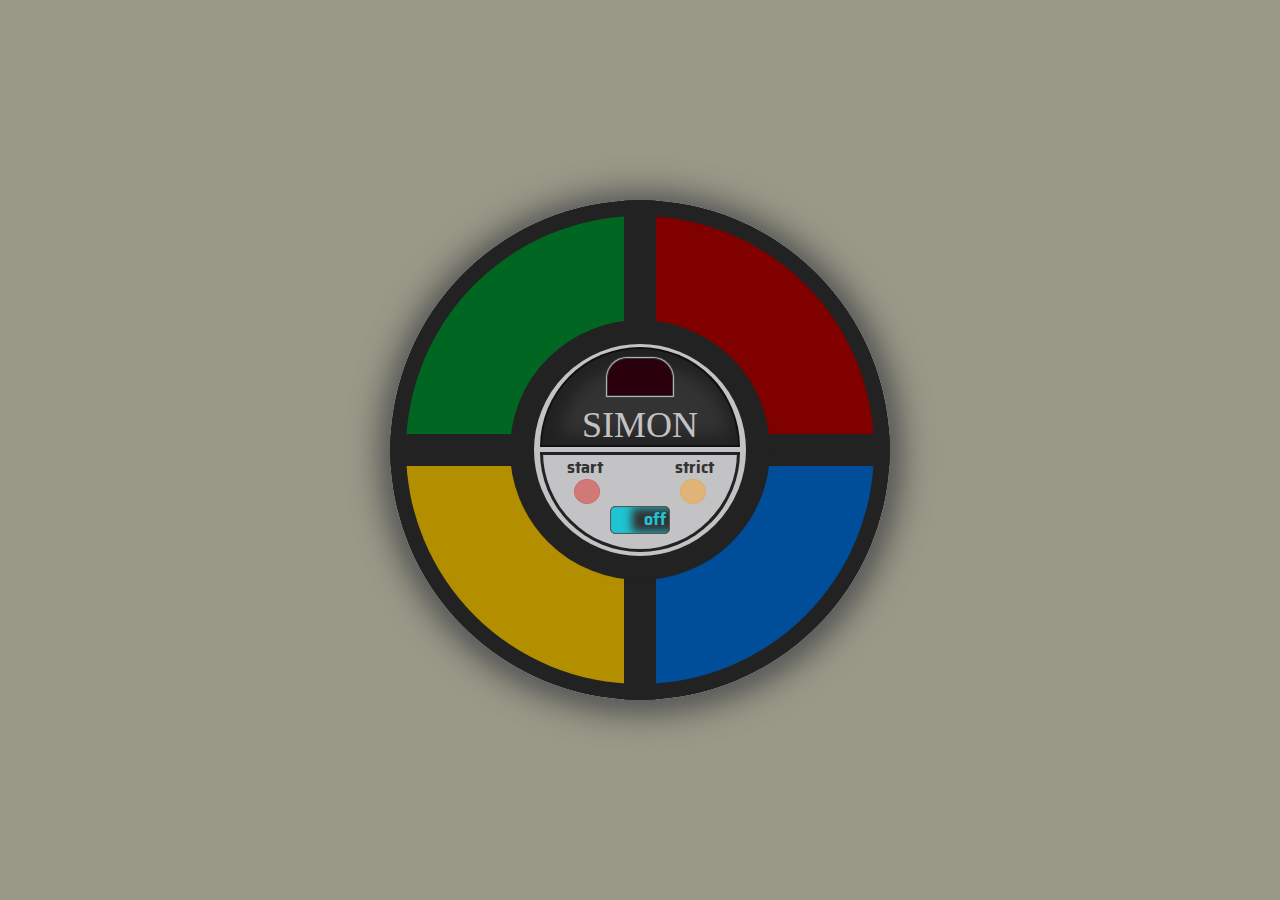
<file: Adv_Front_End_Dev_Projects/Simon_Game/index.html>
<!DOCTYPE html>
<html lang="en">
<head>
  <meta charset="UTF-8">
  <title>Simon Game</title>
  <link href="https://fonts.googleapis.com/css?family=Slackey|Orbitron|Saira+Semi+Condensed" rel="stylesheet">
  <link rel="stylesheet" href="https://maxcdn.bootstrapcdn.com/bootstrap/3.3.7/css/bootstrap.min.css" integrity="sha384-BVYiiSIFeK1dGmJRAkycuHAHRg32OmUcww7on3RYdg4Va+PmSTsz/K68vbdEjh4u" crossorigin="anonymous">
  <link rel="stylesheet" type="text/css" href="main.css">
</head>
<body>
  <audio id="soundRed" src="https://s3.amazonaws.com/freecodecamp/simonSound1.mp3" type="audio/mp3" preload="auto"></audio>
  <audio id="soundBlue" src="https://s3.amazonaws.com/freecodecamp/simonSound2.mp3" type="audio/mp3" preload="auto"></audio>
  <audio id="soundYellow" src="https://s3.amazonaws.com/freecodecamp/simonSound3.mp3" type="audio/mp3" preload="auto"></audio>
  <audio id="soundGreen" src="https://s3.amazonaws.com/freecodecamp/simonSound4.mp3" type="audio/mp3" preload="auto"></audio>
 <div class="container">
  <div class="panel">
  <div id="topCntr"><input id="count" value = "" disabled /><br>SIMON</div>
  <div id="control">
    start&nbsp;&nbsp;&nbsp;&nbsp;&nbsp;&nbsp;&nbsp;&nbsp;&nbsp;&nbsp;&nbsp;&nbsp;&nbsp;&nbsp;&nbsp;&nbsp;&nbsp;
    <span id="lbStr">strict</span><br>
    <input type="button" id="start" class="btn btn-danger" name="start" disabled>
    &nbsp;&nbsp;&nbsp;&nbsp;&nbsp;&nbsp;&nbsp;&nbsp;&nbsp;&nbsp;&nbsp;&nbsp;&nbsp;&nbsp;&nbsp;&nbsp;&nbsp;&nbsp;
    <input type="button" id="strict" class="btn btn-warning" name="strict" disabled><br>
    <input type="button" class="onoff" id="off" name="onoff" value="off">
  </div>
  </div>
  <div class="row">
    <div class="button green_off" id="green"></div>
    <div class="button red_off" id="red"></div>
  </div>
  <div class="row">
    <div class="button yellow_off" id="yellow"></div>
    <div class="button blue_off" id="blue"></div>
  </div>
</div>
  <script
  src="http://code.jquery.com/jquery-3.2.1.min.js"
  integrity="sha256-hwg4gsxgFZhOsEEamdOYGBf13FyQuiTwlAQgxVSNgt4="
  crossorigin="anonymous"></script>
  <script src="main.js"></script>  
</body>
</html>
</file>
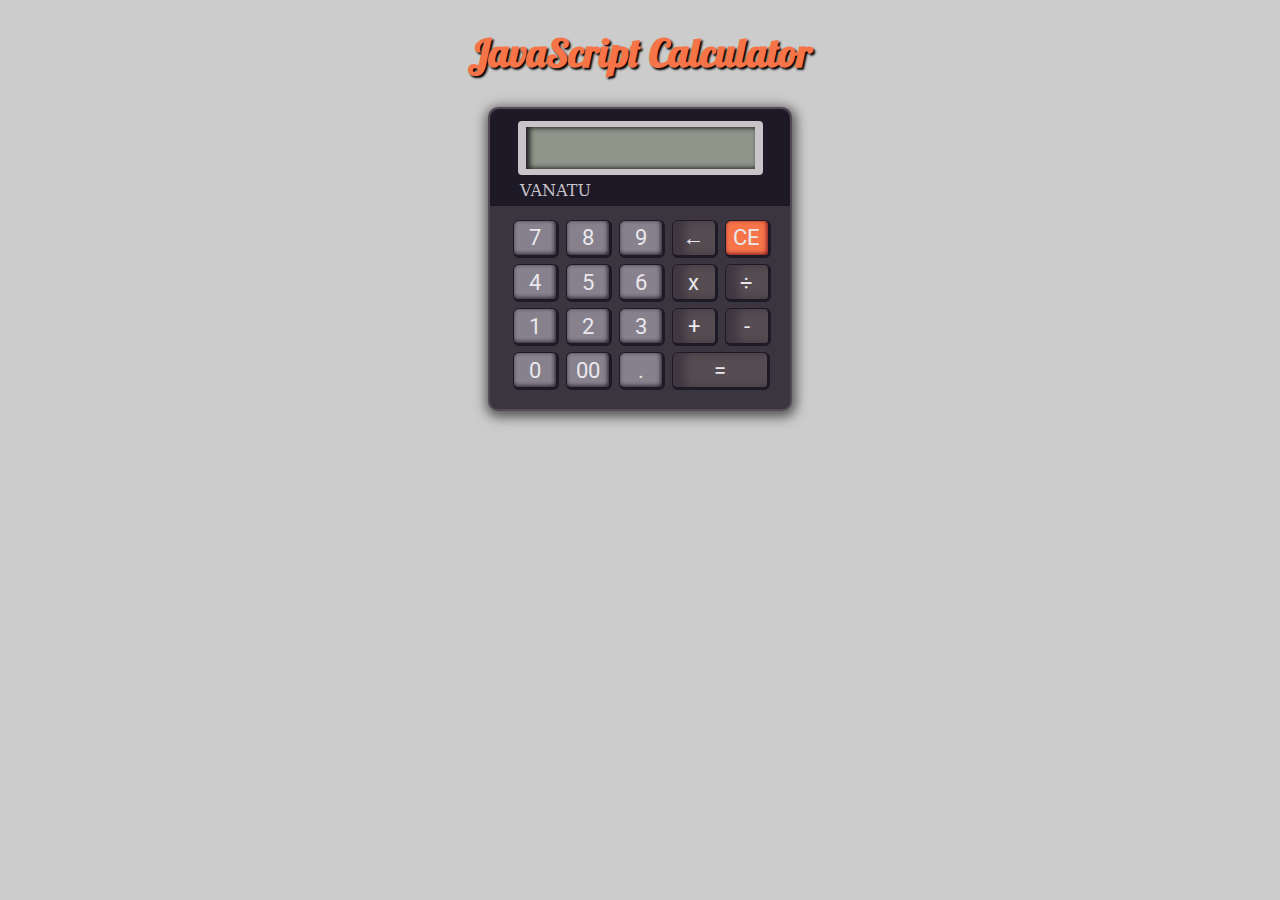
<file: Adv_Front_End_Dev_Projects/JS_Calculator/app/index.html>
<!DOCTYPE html>
<html lang="en">
<head>
	<meta charset="UTF-8">
	<title>JS Calculator</title>
	<link href="https://fonts.googleapis.com/css?family=Lobster|Roboto|Muli" rel="stylesheet">
    <link rel="stylesheet" type="text/css" href="main.css">
</head>
<body>
	<h1>JavaScript Calculator</h1>
<div id="calc">
  
  <form>
    <div id="top">
      <input id="screen" type="text" disabled>
      <div id="label">VANATU</div>
    </div>
    </br>
    <input type='button' value='7' onclick='digit("7")'>
    <input type='button' value='8' onclick='digit("8")'>
    <input type='button' value='9' onclick='digit("9")'>
    <input type='button' class='action' value='&larr;' onclick='back()'>
    <input type='button' class='ce' value='CE' onclick='clearScreen()'>
    </br>
    <input type='button' value='4' onclick='digit("4")'>
    <input type='button' value='5' onclick='digit("5")'>
    <input type='button' value='6' onclick='digit("6")'>
    <input type='button' class='action' value='x' onclick='act("*")'>
    <input type='button' class='action' value='&divide;' onclick='act("/")'>
    </br>
    <input type='button' value='1' onclick='digit("1")'>
    <input type='button' value='2' onclick='digit("2")'>
    <input type='button' value='3' onclick='digit("3")'>
    <input type='button' class='action' value='+' onclick='act("+")'>
    <input type='button' class='action' value='-' onclick='minus()'>
    </br>
    <input type='button' value='0' onclick='zero()'>
    <input type='button' value='00' onclick='twoZero()'>
    <input type='button' value='.' onclick='pressDot()'>
    <input type='button' class='action' id='eq' value='=' onclick='result()'>
    </br>
  </form>
</div>
<script src="main.js"></script>
</body>
</html>
</file>
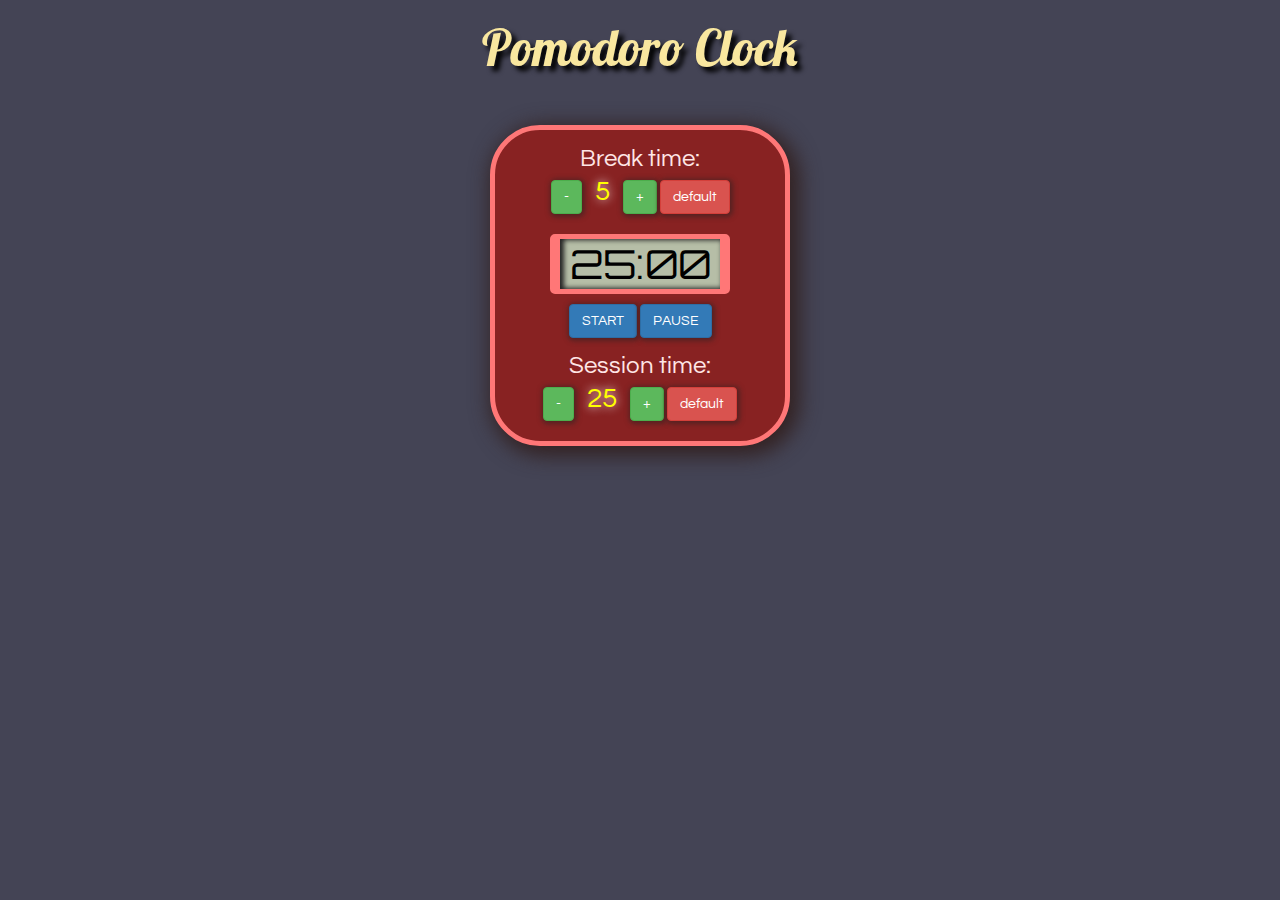
<file: Adv_Front_End_Dev_Projects/Pomodoro_Clock/app/index.html>
<!DOCTYPE html>
<html lang="en">
<head>
  <meta charset="UTF-8">
  <title>Pomodoro Clock</title>
  <link href="https://fonts.googleapis.com/css?family=Questrial|Orbitron|Lobster" rel="stylesheet">
  <link rel="stylesheet" href="https://maxcdn.bootstrapcdn.com/bootstrap/3.3.7/css/bootstrap.min.css" integrity="sha384-BVYiiSIFeK1dGmJRAkycuHAHRg32OmUcww7on3RYdg4Va+PmSTsz/K68vbdEjh4u" crossorigin="anonymous">
  <link rel="stylesheet" type="text/css" href="main.css">
</head>
<body>
  <audio id="sound" src="http://www.wavsource.com/snds_2017-06-18_4861080274558637/sfx/cuckoo_clock2_x.wav" type="audio/wav" preload="auto"></audio>
  <div class="text-center">
    <h1>Pomodoro Clock</h1>
    <div id="timer">
      <h3 id="lbBr">Break time:</h3>
      <input class="btn btn-success" id="minBr" type="button" value="-" />
      <p id="break">5</p>
      <input class="btn btn-success" id="plusBr" type="button" value="+" />
      <input class="btn btn-danger" id="defBr" type="button" value="default" />
      <input id="lcd" type="text" value="25:00" disabled/><br>
      <input class="btn btn-primary start" type="button" value="START" />
      <input class="btn btn-primary pause" type="button" value="PAUSE" />
      <h3 id="lbS">Session time:</h3>
      <input class="btn btn-success" id="minS" type="button" value="-" />
      <p id="sess">25</p>
      <input class="btn btn-success" id="plusS" type="button" value="+" />
      <input class="btn btn-danger" id="defS" type="button" value="default" />
    </div>
  </div>
  <script
  src="http://code.jquery.com/jquery-3.2.1.min.js"
  integrity="sha256-hwg4gsxgFZhOsEEamdOYGBf13FyQuiTwlAQgxVSNgt4="
  crossorigin="anonymous"></script>
  <script src="main.js"></script>
</body>
</html>
</file>
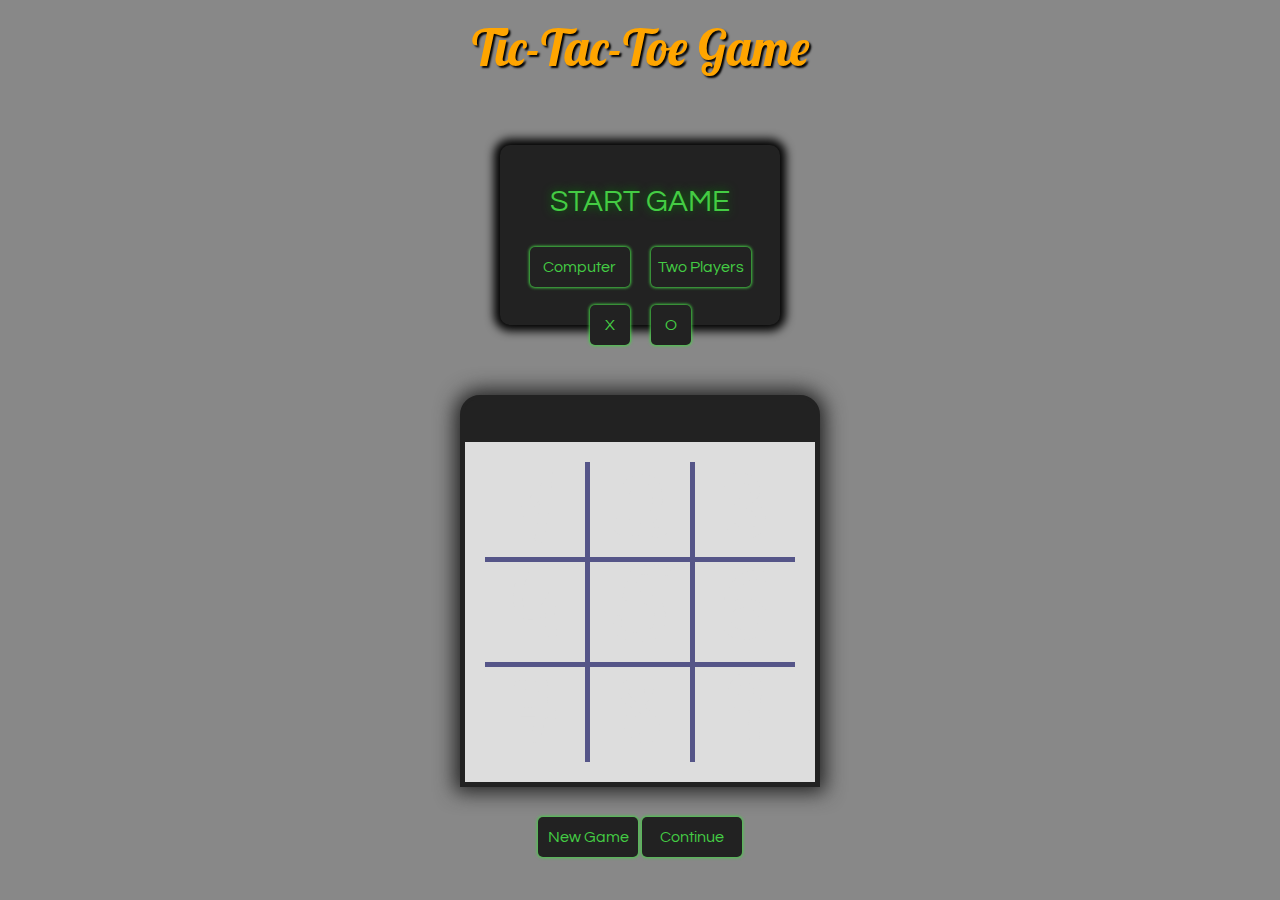
<file: Adv_Front_End_Dev_Projects/Tic_Tac_Toe_Game/app/index.html>
<!DOCTYPE html>
<html lang="en">
<head>
  <meta charset="UTF-8">
  <title>Tic Tac Toe Game</title>
  <link href="https://fonts.googleapis.com/css?family=Lobster|Indie+Flower|Questrial" rel="stylesheet">
  <link rel="stylesheet" href="https://maxcdn.bootstrapcdn.com/bootstrap/3.3.7/css/bootstrap.min.css" integrity="sha384-BVYiiSIFeK1dGmJRAkycuHAHRg32OmUcww7on3RYdg4Va+PmSTsz/K68vbdEjh4u" crossorigin="anonymous">
  <link rel="stylesheet" type="text/css" href="main.css">
</head>
<body>
  <div class="text-center" id="tic-tac-toe">
  <h1>Tic-Tac-Toe Game</h1>
  <div id="menu">
    <h2>START GAME</h2>
    <input class="gameMode" type="button" value="Computer" />
    <input class="gameMode" type="button" value="Two Players" />
    <input class="xo" type="button" value="X" />
    <input class="xo" type="button" value="O" />
  </div>
  <div id="board">
    <div id="tablo">
      <div id="player1"></div>
      <div id="result"></div>
      <div id="player2"></div>
    </div><br>
    <input id="a1" class="cell top left-right" type="button" value="1" /><input id="a2" class="cell top center" type="button" value="2" /><input id="a3" class="cell top left-right" type="button" value="3" /><br>
    <input id="b1" class="cell middle left-right" type="button" value="4" /><input id="b2" class="cell middle center" type="button" value="5" /><input id="b3" class="cell middle left-right" type="button" value="6" /><br>
    <input id="c1" class="cell bottom left-right" type="button" value="7" /><input id="c2" class="cell bottom center" type="button" value="8" /><input id="c3" class="cell bottom left-right" type="button" value="9" />
  </div>
  <input id="newGame" class="gameBtn" type="button" value="New Game"/>
  <input id="cont" class="gameBtn" type="button" value="Continue"/>
</div>
  <script
  src="http://code.jquery.com/jquery-3.2.1.min.js"
  integrity="sha256-hwg4gsxgFZhOsEEamdOYGBf13FyQuiTwlAQgxVSNgt4="
  crossorigin="anonymous"></script>
  <script src="main.js"></script>  
</body>
</html>
</file>
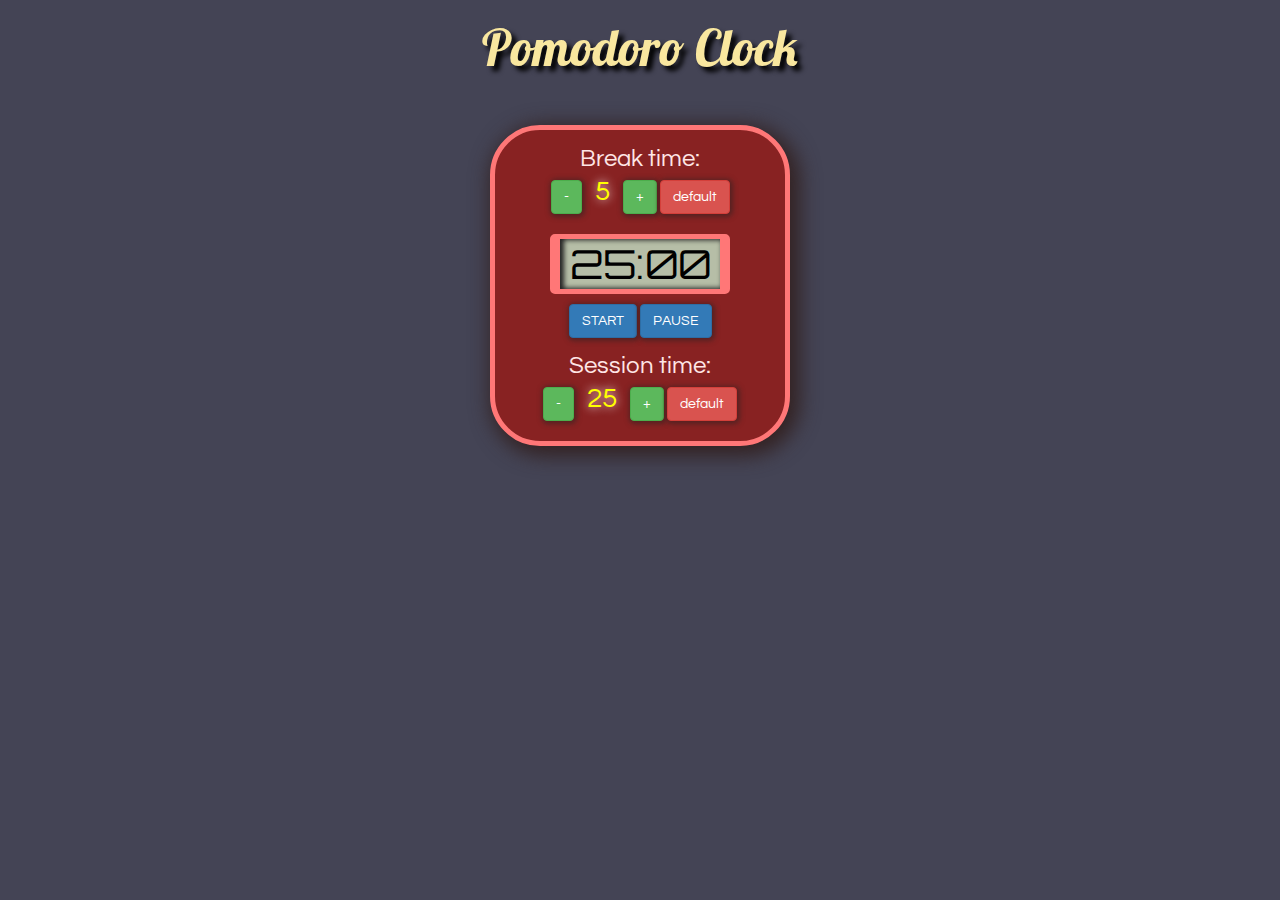
<file: FCC/Adv_Front_End_Dev_Projects/Pomodoro_Clock/app/index.html>
<!DOCTYPE html>
<html lang="en">
<head>
  <meta charset="UTF-8">
  <title>Pomodoro Clock</title>
  <link href="https://fonts.googleapis.com/css?family=Questrial|Orbitron|Lobster" rel="stylesheet">
  <audio id="sound" src="http://www.wavsource.com/snds_2017-06-18_4861080274558637/sfx/cuckoo_clock2_x.wav" type="audio/mpeg"></audio>
  <link rel="stylesheet" href="https://maxcdn.bootstrapcdn.com/bootstrap/3.3.7/css/bootstrap.min.css" integrity="sha384-BVYiiSIFeK1dGmJRAkycuHAHRg32OmUcww7on3RYdg4Va+PmSTsz/K68vbdEjh4u" crossorigin="anonymous">
  <link rel="stylesheet" type="text/css" href="main.css">
</head>
<body>
  <div class="text-center">
    <h1>Pomodoro Clock</h1>
    <div id="timer">
      <h3 id="lbBr">Break time:</h3>
      <input class="btn btn-success" id="minBr" type="button" value="-" />
      <p id="break">5</p>
      <input class="btn btn-success" id="plusBr" type="button" value="+" />
      <input class="btn btn-danger" id="defBr" type="button" value="default" />
      <input id="lcd" type="text" value="25:00" disabled/><br>
      <input class="btn btn-primary start" type="button" value="START" />
      <input class="btn btn-primary pause" type="button" value="PAUSE" />
      <h3 id="lbS">Session time:</h3>
      <input class="btn btn-success" id="minS" type="button" value="-" />
      <p id="sess">25</p>
      <input class="btn btn-success" id="plusS" type="button" value="+" />
      <input class="btn btn-danger" id="defS" type="button" value="default" />
    </div>
  </div>
  <script
  src="http://code.jquery.com/jquery-3.2.1.min.js"
  integrity="sha256-hwg4gsxgFZhOsEEamdOYGBf13FyQuiTwlAQgxVSNgt4="
  crossorigin="anonymous"></script>
  <script src="main.js"></script>
</body>
</html>
</file>
<file: Adv_Front_End_Dev_Projects/Simon_Game/main.css>
body {
  background-color: #998;
}
.container{
  width:500px;
  height:500px;
  background-color: #fff;
  margin: auto;
  position: absolute;
  top: 0; left: 0; bottom: 0; right: 0;
  border-radius:50%;
  box-shadow: 1px 3px 30px 12px #555;
}
.panel{
  width:260px;
  height:260px;
  background-color:#c3c2c4;
  margin: auto;
  position: absolute;
  top: 0; left: 0; bottom: 0; right: 0;
  border-radius:50%;
  border:24px solid #222;
}
#count {
  font-size: 24px;
  font-family: 'Orbitron', sans-serif;
  border-radius: 20px 20px 0 0;
  width: 66px;
  text-align: center;
  background-color: #2a000c;
  border: 1px solid #333;
  color: #de4344;
  box-shadow: 0px 0px 1px 1px #c3c2c4;
}
#topCntr {
  background-color: #333;
  color: #c3c2c4;
  border-radius: 200px 200px 0 0;
  height: 100px;
  width: 200px;
  margin: 3px auto;
  text-align: center;
  font-size: 36px;
  font-family: 'Slackey', cursive;
  box-shadow: 5px 5px 15px 15px #222 inset;
  border: 2px solid #111;
}
#control {
  border: 3px solid #222;
  height: 100px;
  width: 200px;
  margin: 5px auto;
  border-radius: 0 0 200px 200px;
  font-size: 18px;
  text-align: center;
  font-family: 'Saira Semi Condensed', sans-serif;
  font-weight: bold;
}
.button {
  float: left;
  border:16px solid #222;
  width:250px;
  height:250px;
}
.btn {
  border-radius: 50%;
  height: 25px;
  width: 25px;
  box-shadow: 2px 2px 3px 1px #444;
  margin-top: -5px;
}
*{
outline: none !important
}
.onoff {
  width: 60px;
  padding: 0px 3px 0px 5px;
  background-color: #333;
  border: 1px solid #555;
  border-radius: 5px;
}
#off {
  color: #20c3d2;
  text-align: right;
  box-shadow: 20px 0px 8px 1px #20c3d2 inset;
}
#on {
  color: #333;
  text-align: left;
  box-shadow: 30px 0px 8px 1px #20c3d2 inset;
}
#green {
  border-top-left-radius:100%;
}
.green_off {
  background-color: #006622
}
.green_on {
  background-color: #009933;
}
.green_beep {
  background-color: #30ff32;
}
#red {
  border-top-right-radius:100%;
}
.red_off {
  background-color: #800000;
}
.red_on {
  background-color: #b30000;
}
.red_beep {
  background-color: red;
}
#yellow {
  border-bottom-left-radius:100%;
 }
 .yellow_off{
  background-color: #b38f00;
 }
.yellow_on {
  background-color: #e6b800;
}
.yellow_beep {
  background-color: #ffff00;
}
#blue {
  border-bottom-right-radius:100%;
}
.blue_off{
  background-color: #004d99;
}
.blue_on {
  background-color: #3366ff;
}
.blue_beep {
  background-color: #33ccff;
}
</file>
<file: Adv_Front_End_Dev_Projects/JS_Calculator/app/main.css>
body {
  background-color: #ccc;
  text-align: center;
}
#calc {
  background-color: #3b3540;
  width: 300px;
  height: 300px;
  border-radius: 10px;
  border: 2px solid #534a56;
  margin: 30px auto;
  box-shadow: 1px 3px 12px 3px #555;
}
#top {
  background-color: #1d1927;
  padding: 12px 0 6px 0;
  border-radius: 10px 10px 0px 0px;
  text-align: center;
}
h1 {
  font-family: 'Lobster', sans-serif;
  color: #f67448;
  text-shadow: 2px 2px 2px #000;
  font-size: 40px;
}
input[type=text] {
  background-color: #90958a;
  color: #000;
  text-align: right;
  font-family: 'Roboto', arial;
  font-size: 200%;
  padding-right: 3px;
  width: 224px;
  height: 40px;
  border-bottom: 6px solid #c8c4c9;
  border-top: 6px solid #c8c4c9;
  border-left: 8px solid #c8c4c9;
  border-right: 8px solid #c8c4c9;
  border-radius: 4px;
  margin-bottom: 6px;
  box-shadow: 3px 0px 5px 1px #222 inset;
}
#label {
  color: #c8c4c9;
  font-family: 'Serif';
  text-align: left;
  padding-left: 30px; 
}
input[type=button] {
  background-color: #86818c;
  font-family: 'Roboto', sans-serif;
  font-size: 135%;
  color: #eae8ec;
  border-right: 3px solid #1d1927;
  border-bottom: 3px solid #1d1927;
  border-top: 0px;
  border-left: 0px;
  width: 46px;
  height: 38px;
  margin-top: -4px;
  margin-bottom: 10px;
  margin-left: 3px;
  border-radius: 6px;
  box-shadow: -1px -1px 4px 0px #1d1927 inset;
  border-top: 1px solid #1d1927;
  border-left: 1px solid #1d1927;
  outline: none; /* чтобы не было синей обводки */
}
input[type=button]:active {
  transform: translateY(2px);
}
input.ce {
  background-color: #f67448;
  box-shadow: -1px -1px 4px 0px #6e0c1e inset;
}
input.action {
  background-color: #564d53;
  box-shadow: 12px 0px 8px 0px #413741 inset;
}
input#eq {
  width: 98px
}
.userstory {
  color: green;
  text-align: left;
  width: 360px;
  margin: auto;
  font-family: 'Muli', sans-serif;
}
</file>
<file: Adv_Front_End_Dev_Projects/Pomodoro_Clock/app/main.css>
body {
  background-color: #445;
}
h1 {
  font-family: 'Lobster', sans-serif;
  color: #F9E79F;
  text-shadow: 5px 5px 5px black;
  font-size: 50px;
}
h3 {
  width: 180px;
  margin: auto;
  margin-top: 15px;
  border-radius: 10px;
}
p {
  display: inline;
  margin: 10px;
  font-size: 24px;
}
#timer {
  width: 300px;
  margin: 50px auto;
  padding: 1px 0px 20px 0px;
  border: 5px solid #f77;
  border-radius: 50px;
  background-color: #822;
  box-shadow: 5px 5px 20px 5px #322;
  color: #ffe6e6;
  font-family: 'Questrial', sans-serif;
}
#timer p {
  color: yellow;
  text-shadow: 0px 0px 10px white;
  font-size: 28px;
  margin: 10px;
}
.btn {
  box-shadow: 1px 1px 5px 2px #522;
}
input[type=text] {
  background-color: #b6bea7;
  color: black;
  font-size: 40px;
  padding: 10px;
  width: 180px;
  height: 60px;
  font-family: 'Orbitron', arial;
  margin: 20px 0px 10px 0px;
  border-top: 5px solid #f77;
  border-bottom: 5px solid #f77;
  border-left: 10px solid #f77;
  border-right: 10px solid #f77;
  border-radius: 5px;
  box-shadow: 3px 0px 5px 1px #222 inset;
}
</file>
<file: Adv_Front_End_Dev_Projects/Tic_Tac_Toe_Game/app/main.css>
body {
  background-color: #888;
}
h1 {
  font-family: 'Lobster', cursive;
  color: orange;
  font-size: 50px;
  text-shadow: 2px 2px 2px #000;
}
#menu {
  font-family: 'Questrial', sans-serif;
  background-color: #222;
  width: 280px;
  height: 180px;
  margin: 70px auto;
  padding: 20px;
  border-radius: 10px;
  box-shadow: 0 0 10px 6px #000;
}
#menu h2 {
  color: #4c4;
  text-shadow: 0px 0px 10px green;
  margin-bottom: 20px;
}
#menu input {
  background-color: #222;
  width: 100px;
  height: 40px;
  color: #4c4;
  border: 0px;
  margin: 9px;
  box-shadow: 0 0 3px 1px;
  border-radius: 5px;
  font-size: 16px;
}
#menu .xo {
  width: 40px;
}
#menu input:hover {
  background-color: #444;
}
#board {
  border: 5px solid #222;
  border-radius: 20px 20px 0 0;
  padding: 20px;
  margin: 70px auto 30px;
  background-color: #ddd;
  width: 360px;
  box-shadow: 0px 0px 20px 5px #222;
}
#tablo {
  background-color: #222;
  margin: -20px -20px 0px -20px;
  border-radius: 10px 10px 0 0;
  height: 42px;
  color: #4c4;
  font-size: 20px;
  font-family: 'Questrial', sans-serif;
  text-shadow: 0px 0px 10px green;
  line-height: 40px;
}
#tablo div {
  margin: -2px;
  display: inline;
}
#tablo div#result {
  padding: 0px 20px;
}
.top {
  border-bottom: 5px solid #558;
  border-top: 0px;
}
.bottom {
  border-top: 5px solid #558;
  border-bottom: 0px;
}
.middle {
  border-top: 0px;
  border-bottom: 0px;
}
.left-right {
  border-left: 0px;
  border-right: 0px;
}
.center {
  border-left: 5px solid #558;
  border-right: 5px solid #558;
  width: 110px !important;
}
.cell {
  width: 100px;
  height: 100px;
  background-color: #ddd;
  font-family: 'Indie Flower', arial;
  font-size: 110px;
  font-weight: bold;
  color: #ddd;
  line-height: 50px;
  outline: none;
}
.gameBtn {
  background-color: #222;
  width: 100px;
  height: 40px;
  color: #4c4;
  border: 0px;
  box-shadow: 0 0 3px 1px;
  border-radius: 5px;
  font-size: 16px;
  font-family: 'Questrial', sans-serif;
}
</file>
<file: FCC/Adv_Front_End_Dev_Projects/Pomodoro_Clock/app/main.css>
body {
  background-color: #445;
}
h1 {
  font-family: 'Lobster', sans-serif;
  color: #F9E79F;
  text-shadow: 5px 5px 5px black;
  font-size: 50px;
}
h3 {
  width: 180px;
  margin: auto;
  margin-top: 15px;
  border-radius: 10px;
}
p {
  display: inline;
  margin: 10px;
  font-size: 24px;
}
#timer {
  width: 300px;
  margin: 50px auto;
  padding: 1px 0px 20px 0px;
  border: 5px solid #f77;
  border-radius: 50px;
  background-color: #822;
  box-shadow: 5px 5px 20px 5px #322;
  color: #ffe6e6;
  font-family: 'Questrial', sans-serif;
}
#timer p {
  color: yellow;
  text-shadow: 0px 0px 10px white;
  font-size: 28px;
  margin: 10px;
}
.btn {
  box-shadow: 1px 1px 5px 2px #522;
}
input[type=text] {
  background-color: #b6bea7;
  color: black;
  font-size: 40px;
  padding: 10px;
  width: 180px;
  height: 60px;
  font-family: 'Orbitron', arial;
  margin: 20px 0px 10px 0px;
  border-top: 5px solid #f77;
  border-bottom: 5px solid #f77;
  border-left: 10px solid #f77;
  border-right: 10px solid #f77;
  border-radius: 5px;
  box-shadow: 3px 0px 5px 1px #222 inset;
}
</file>
